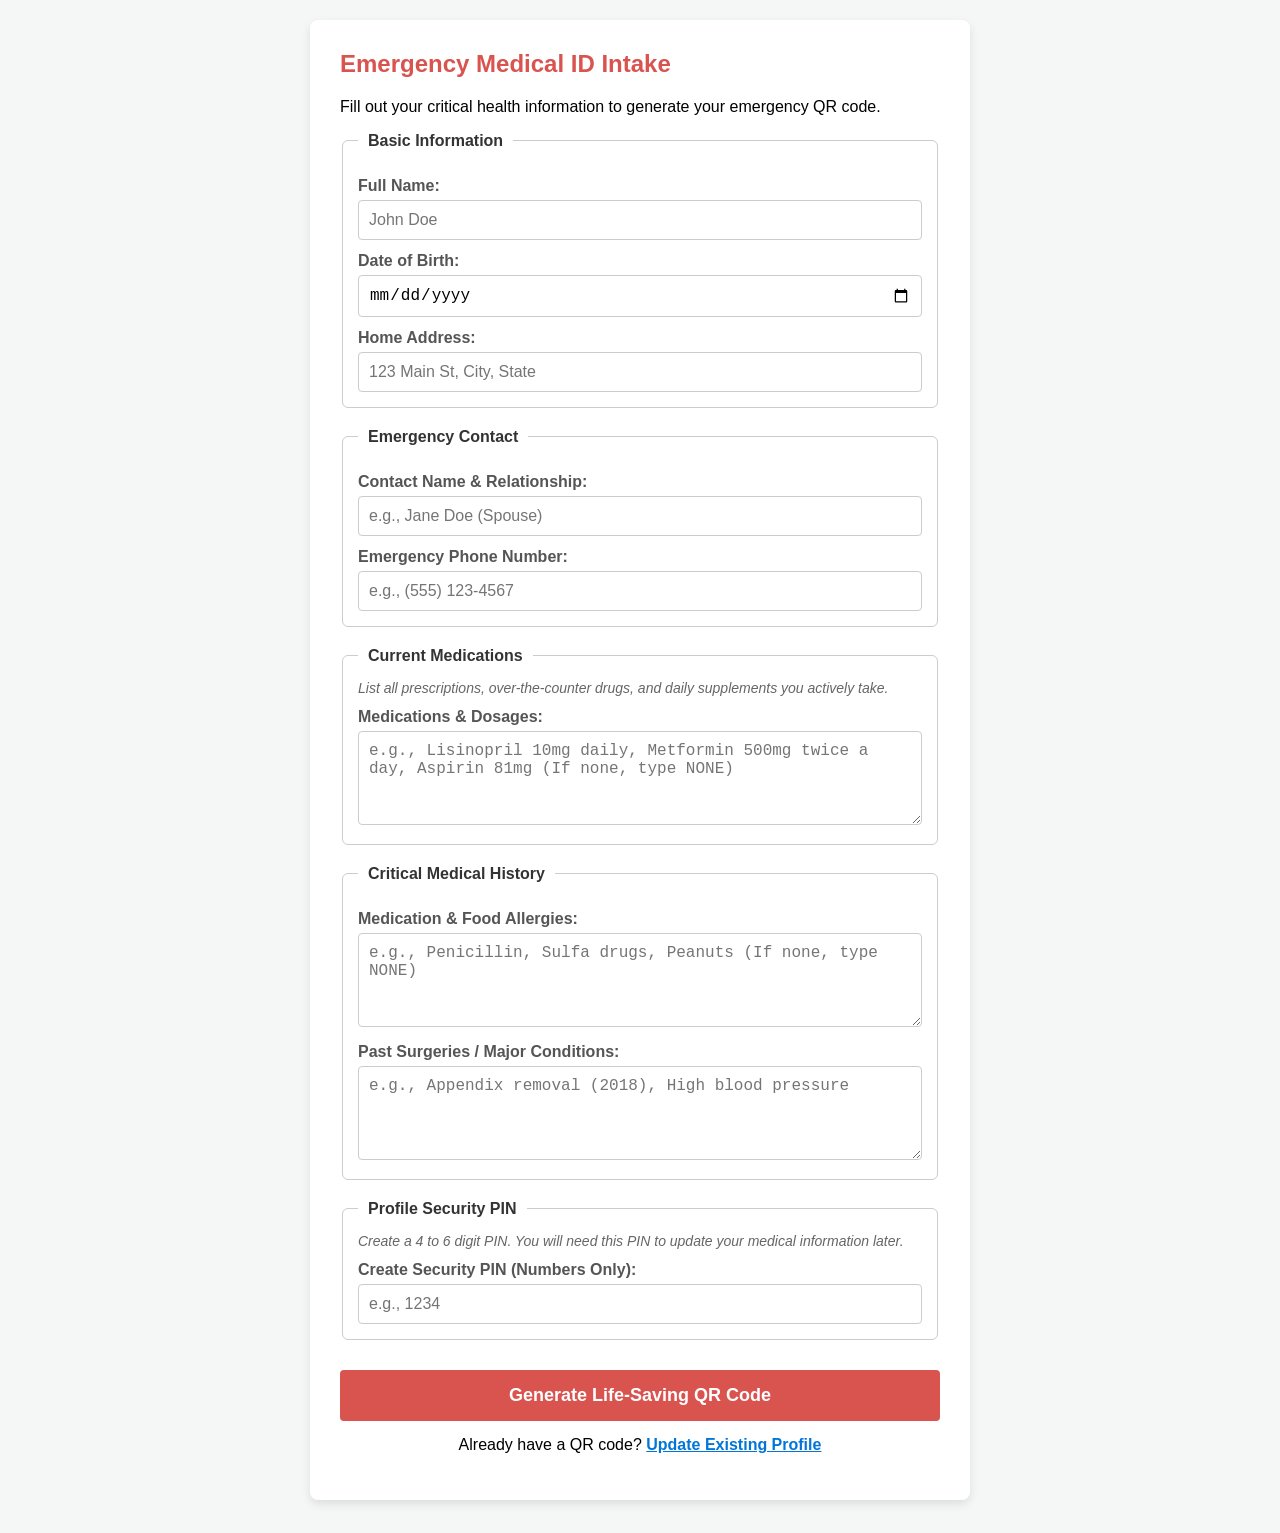
<file: ems-health-app/index.html>
<!DOCTYPE html>
<html lang="en">
<head>
    <meta charset="UTF-8">
    <meta name="viewport" content="width=device-width, initial-scale=1.0">
    <title>Emergency Medical ID Portal</title>
    <!-- Link to your external stylesheet -->
    <link rel="stylesheet" href="style.css">
</head>
<body>

    <div class="form-container">
        <h2>Emergency Medical ID Intake</h2>
        <p>Fill out your critical health information to generate your emergency QR code.</p>

        <!-- The form action will eventually point to a PHP file, but for now it's blank -->
        <!-- Locate your form tag around line 15 and update it to match this: -->
<form id="medicalForm" action="process.php" method="POST">

            
            <!-- Section 1: Basic Info -->
            <fieldset>
                <legend>Basic Information</legend>
                
                <label for="fullname">Full Name:</label>
                <input type="text" id="fullname" name="fullname" required placeholder="John Doe">

                <label for="birthday">Date of Birth:</label>
                <input type="date" id="birthday" name="birthday" required>

                <label for="address">Home Address:</label>
                <input type="text" id="address" name="address" placeholder="123 Main St, City, State">
            </fieldset>
			<!-- NEW Section: Emergency Contact -->
            <fieldset>
                <legend>Emergency Contact</legend>
                
                <label for="emergency_name">Contact Name & Relationship:</label>
                <input type="text" id="emergency_name" name="emergency_name" required placeholder="e.g., Jane Doe (Spouse)">

                <label for="emergency_phone">Emergency Phone Number:</label>
                <input type="tel" id="emergency_phone" name="emergency_phone" required placeholder="e.g., (555) 123-4567">
            </fieldset>

            <!-- NEW Section 2: Current Medications -->
            <fieldset class="meds-section">
                <legend>Current Medications</legend>
                <p class="section-hint">List all prescriptions, over-the-counter drugs, and daily supplements you actively take.</p>
                
                <label for="medications">Medications & Dosages:</label>
                <textarea id="medications" name="medications" rows="4" placeholder="e.g., Lisinopril 10mg daily, Metformin 500mg twice a day, Aspirin 81mg (If none, type NONE)"></textarea>
            </fieldset>

            <!-- Section 3: Medical Data -->
            <fieldset>
                <legend>Critical Medical History</legend>
                
                <label for="allergies">Medication & Food Allergies:</label>
                <textarea id="allergies" name="allergies" rows="4" placeholder="e.g., Penicillin, Sulfa drugs, Peanuts (If none, type NONE)"></textarea>

                <label for="surgeries">Past Surgeries / Major Conditions:</label>
                <textarea id="surgeries" name="surgeries" rows="4" placeholder="e.g., Appendix removal (2018), High blood pressure"></textarea>
            </fieldset>
			            <!-- NEW Section: Security PIN -->
            <fieldset>
                <legend>Profile Security PIN</legend>
                <p class="section-hint">Create a 4 to 6 digit PIN. You will need this PIN to update your medical information later.</p>
                
                <label for="pin">Create Security PIN (Numbers Only):</label>
                <input type="password" id="pin" name="pin" maxlength="6" required placeholder="e.g., 1234">
            </fieldset>


            <button type="submit" class="submit-btn">Generate Life-Saving QR Code</button>
			<p style="text-align: center; margin-top: 15px;">
    Already have a QR code? <a href="edit.php" style="color: #0275d8; font-weight: bold;">Update Existing Profile</a>
</p>

        </form>
    </div>
<script>
        document.getElementById('medicalForm').addEventListener('submit', function(event) {
            const fullName = document.getElementById('fullname').value.trim();
            const birthdayInput = document.getElementById('birthday').value;
            const medications = document.getElementById('medications').value.trim();
            const allergies = document.getElementById('allergies').value.trim();
            const surgeries = document.getElementById('surgeries').value.trim();

            if (fullName.length < 2) {
                alert("Please enter a valid full name.");
                event.preventDefault(); // Only stop the form if there is an error
                return;
            }

            const chosenDate = new Date(birthdayInput);
            const today = new Date();
            if (chosenDate > today) {
                alert("Date of Birth cannot be in the future.");
                event.preventDefault();
                return;
            }

            if (medications === "" || allergies === "" || surgeries === "") {
                alert("Please fill out all medical fields. If a section does not apply to you, please type 'NONE'.");
                event.preventDefault();
                return;
            }
            // If no errors occur, the form naturally submits to process.php!
        });
		const emergencyName = document.getElementById('emergency_name').value.trim();
            const emergencyPhone = document.getElementById('emergency_phone').value.trim();

            if (emergencyName.length < 2 || emergencyPhone.length < 7) {
                alert("Please enter a valid emergency contact name and phone number.");
                event.preventDefault();
                return;
            }
			            const pin = document.getElementById('pin').value.trim();
            if (!/^\d{4,6}$/.test(pin)) {
                alert("Please enter a valid 4 to 6 digit numeric PIN.");
                event.preventDefault();
                return;
            }

    </script>
</body>
</html>
</file>
<file: ems-health-app/style.css>
body {
    font-family: Arial, sans-serif;
    background-color: #f4f7f6;
    margin: 0;
    padding: 20px;
    display: flex;
    justify-content: center;
}

/* Center the medical form card */
.form-container {
    background-color: #ffffff;
    max-width: 600px;
    width: 100%;
    padding: 30px;
    border-radius: 8px;
    box-shadow: 0 4px 10px rgba(0, 0, 0, 0.1);
}

h2 {
    color: #d9534f; /* Medical red accent */
    margin-top: 0;
}

fieldset {
    border: 1px solid #cccccc;
    border-radius: 6px;
    margin-bottom: 20px;
    padding: 15px;
}

legend {
    font-weight: bold;
    color: #333333;
    padding: 0 10px;
}

/* Make form elements stack cleanly and touch-friendly */
label {
    display: block;
    margin-top: 12px;
    font-weight: bold;
    color: #555555;
}

input[type="text"],
input[type="date"],
input[type="tel"],
input[type="password"],
textarea {
    width: 100%;
    padding: 10px;
    margin-top: 5px;
    border: 1px solid #ccc;
    border-radius: 4px;
    box-sizing: border-box; /* Ensures padding doesn't break width */
    font-size: 16px; /* Prevents mobile zoom bugs */
}

/* Large, highly visible action button */
.submit-btn {
    background-color: #d9534f;
    color: white;
    border: none;
    width: 100%;
    padding: 15px;
    font-size: 18px;
    font-weight: bold;
    border-radius: 4px;
    cursor: pointer;
    margin-top: 10px;
    transition: background-color 0.2s;
}

.submit-btn:hover {
    background-color: #c9302c;
}
/* Styling for secondary instructions within sections */
.section-hint {
    font-size: 14px;
    color: #666666;
    margin-top: 0;
    margin-bottom: 10px;
    font-style: italic;
}
</file>
